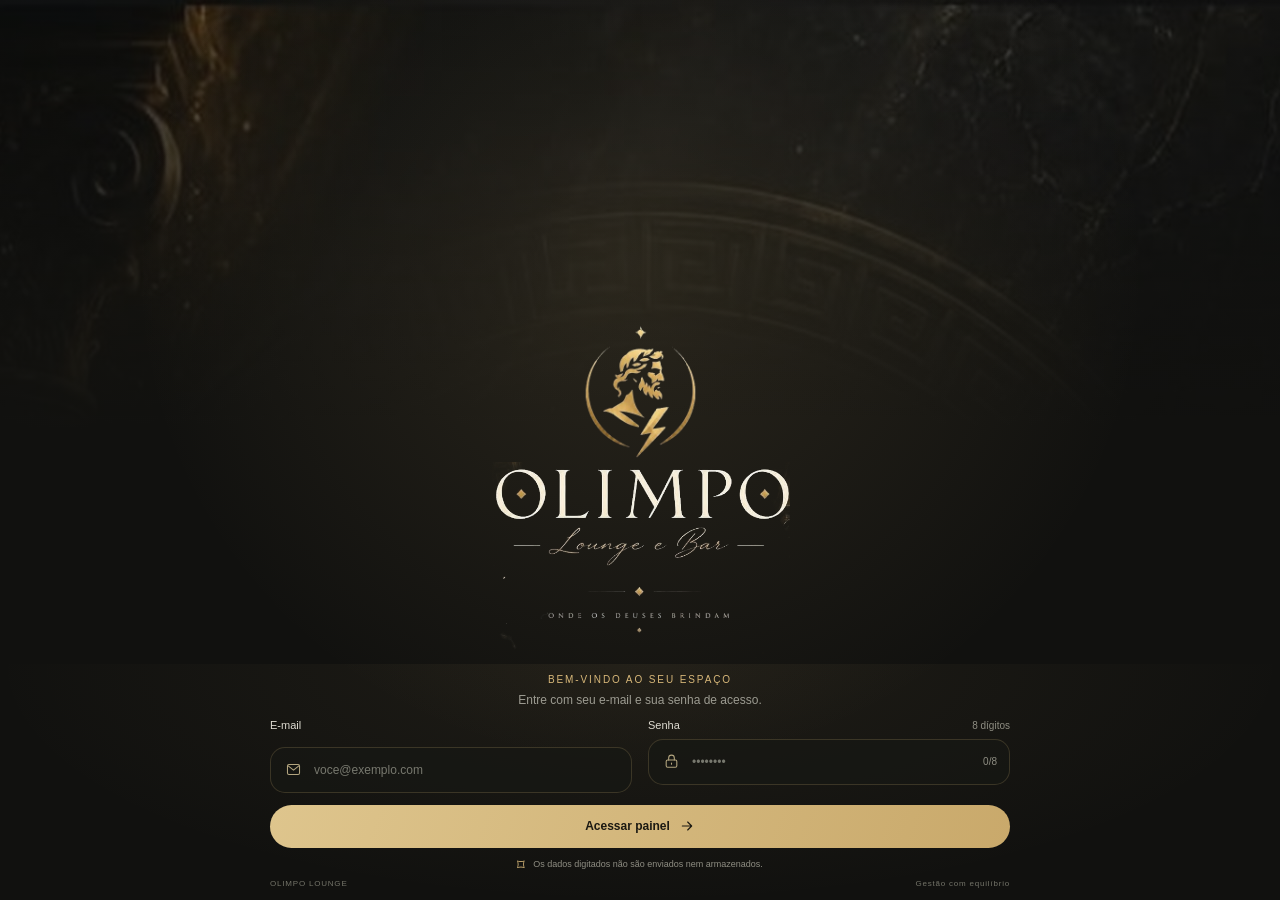
<file: index.html>
<!DOCTYPE html>
<html lang="pt-BR">
<head>
  <meta charset="UTF-8">
  <meta name="viewport" content="width=device-width, initial-scale=1.0">
  <meta name="theme-color" content="#11110f">
  <meta name="description" content="Acesse a demonstração do Olimpo Lounge.">
  <title>Entrar — Olimpo Lounge</title>
  <link rel="stylesheet" href="login.css">
</head>
<body>
  <main class="login-layout">
    <div class="brand-art">
      <img class="zeus-mark" src="assets/olimpo-zeus.png" alt="Silhueta dourada de Zeus">
      <img class="brand-phrases" src="assets/olimpo-phrases.png" alt="Olimpo Lounge e Bar — Onde os deuses brindam">
    </div>
    <section class="form-panel">
      <div class="login-card">
        <div class="eyebrow">Bem-vindo ao seu espaço</div>
        <p class="intro">Entre com seu e-mail e sua senha de acesso.</p>

        <form id="loginForm">
          <div class="field-group">
            <label for="email">E-mail</label>
            <div class="input-wrap">
              <svg viewBox="0 0 24 24" fill="none" aria-hidden="true"><rect x="3.5" y="5" width="17" height="14" rx="2"/><path d="m4.5 7 7.5 6 7.5-6"/></svg>
              <input id="email" name="email" type="email" placeholder="voce@exemplo.com" autocomplete="off" required>
            </div>
          </div>

          <div class="field-group">
            <div class="password-label">
              <label for="password">Senha</label>
              <span>8 dígitos</span>
            </div>
            <div class="input-wrap">
              <svg viewBox="0 0 24 24" fill="none" aria-hidden="true"><rect x="4.5" y="10" width="15" height="10" rx="2"/><path d="M8 10V7a4 4 0 0 1 8 0v3m-4 4v2"/></svg>
              <input id="password" name="password" type="password" inputmode="numeric" pattern="[0-9]{8}" minlength="8" maxlength="8" placeholder="••••••••" autocomplete="off" aria-describedby="digitCount" required>
              <span class="digit-count" id="digitCount" aria-live="polite">0/8</span>
            </div>
          </div>

          <p class="form-error" id="formError" role="alert" hidden></p>

          <button class="submit-button" type="submit">
            Acessar painel
            <svg viewBox="0 0 24 24" fill="none" aria-hidden="true"><path d="M5 12h14m-6-6 6 6-6 6"/></svg>
          </button>
        </form>

        <div class="security-note"><span class="lock-icon" aria-hidden="true">⌑</span> Os dados digitados não são enviados nem armazenados.</div>
      </div>

      <footer class="form-footer"><span>OLIMPO LOUNGE</span><span>Gestão com equilíbrio</span></footer>
    </section>
  </main>
  <script>
    const form = document.getElementById("loginForm");
    const password = document.getElementById("password");
    const digitCount = document.getElementById("digitCount");
    const error = document.getElementById("formError");

    password.addEventListener("input", () => {
      password.value = password.value.replace(/\D/g, "").slice(0, 8);
      digitCount.textContent = `${password.value.length}/8`;
      error.hidden = true;
    });

    form.addEventListener("submit", (event) => {
      event.preventDefault();
      error.hidden = true;

      if (!form.reportValidity()) return;

      if (!/^\d{8}$/.test(password.value)) {
        error.textContent = "Digite uma senha com exatamente 8 números.";
        error.hidden = false;
        password.focus();
        return;
      }

      window.location.assign("dashboard.html");
    });
  </script>
</body>
</html>
</file>
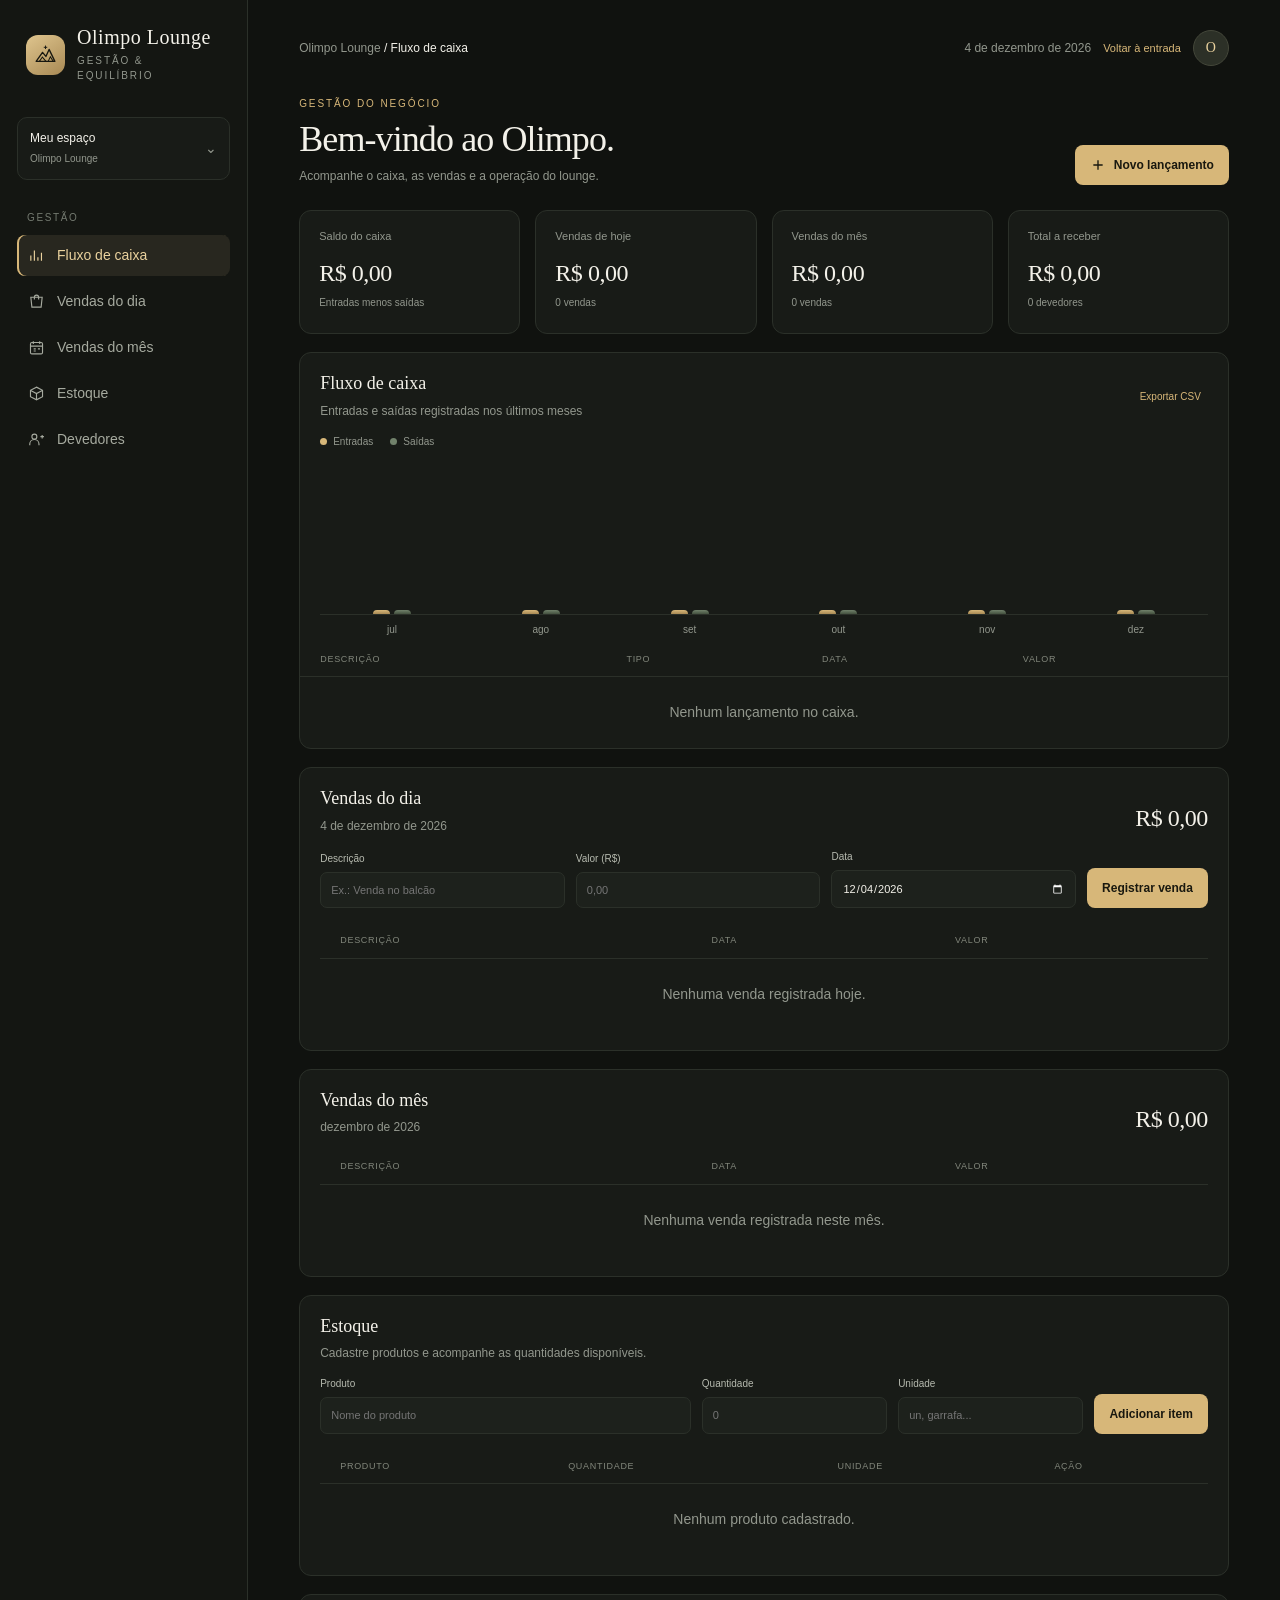
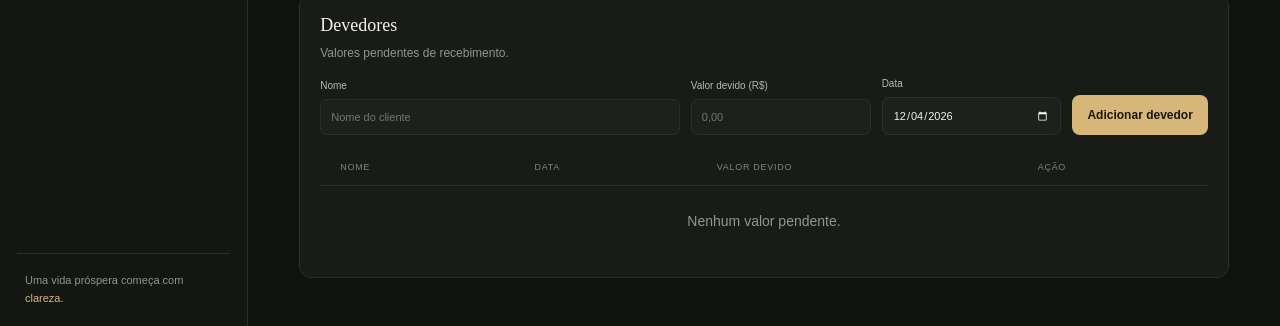
<file: dashboard.html>
<!DOCTYPE html>
<html lang="pt-BR">
<head>
  <meta charset="UTF-8">
  <meta name="viewport" content="width=device-width, initial-scale=1.0">
  <meta name="theme-color" content="#10120f">
  <meta name="description" content="Olimpo Lounge — fluxo de caixa, vendas, estoque e devedores.">
  <title>Olimpo Lounge — Gestão</title>
  <style>
    :root {
      color-scheme: dark;
      --bg: #10120f;
      --panel: #181b17;
      --panel-soft: #1d211c;
      --line: #2b3029;
      --text: #f3f1e9;
      --muted: #92978d;
      --gold: #d7b779;
      --gold-bright: #ead29e;
      --green: #9dc69a;
      --red: #df8d82;
      --serif: Georgia, "Times New Roman", serif;
    }

    * { box-sizing: border-box; }
    html { scroll-behavior: smooth; scroll-padding-top: 24px; }
    body { margin: 0; background: var(--bg); color: var(--text); font: 14px/1.5 "Segoe UI", Arial, sans-serif; min-height: 100vh; }
    button, input, select { font: inherit; }
    button { color: inherit; }
    .app { display: flex; min-height: 100vh; }
    .sidebar { background: #141612; border-right: 1px solid var(--line); display: flex; flex: 0 0 248px; flex-direction: column; padding: 27px 17px 19px; }
    .brand { align-items: center; display: flex; gap: 12px; padding: 0 9px; }
    .brand-mark { align-items: center; background: linear-gradient(145deg, #dfc58e, #a88954); border-radius: 12px; color: #171710; display: flex; height: 40px; justify-content: center; width: 40px; }
    .brand-name { font: 20px/1.05 var(--serif); letter-spacing: .025em; }
    .brand-sub { color: var(--muted); font-size: 10px; letter-spacing: .19em; margin-top: 5px; text-transform: uppercase; }
    .workspace { align-items: center; background: var(--panel); border: 1px solid var(--line); border-radius: 10px; color: var(--muted); display: flex; justify-content: space-between; margin: 34px 0 30px; padding: 11px 12px; }
    .workspace strong { color: var(--text); display: block; font-size: 12px; font-weight: 500; }
    .workspace small { font-size: 10px; }
    .nav-label { color: #747a70; font-size: 10px; letter-spacing: .16em; margin: 0 10px 10px; text-transform: uppercase; }
    .nav { display: grid; gap: 5px; }
    .nav a { align-items: center; border-radius: 8px; color: #a6aa9f; display: flex; gap: 12px; padding: 10px 11px; text-decoration: none; transition: background .2s, color .2s; }
    .nav a:hover, .nav a.active { background: #28271f; color: var(--gold-bright); }
    .nav a.active { box-shadow: inset 2px 0 var(--gold); }
    .nav svg { height: 17px; width: 17px; }
    .sidebar-bottom { margin-top: auto; }
    .side-note { border-top: 1px solid var(--line); color: var(--muted); font-size: 11px; line-height: 1.65; padding: 17px 8px 0; }
    .side-note span { color: var(--gold); }
    main { flex: 1; min-width: 0; padding: 30px clamp(22px, 4vw, 58px) 48px; }
    .topbar { align-items: center; display: flex; justify-content: space-between; margin-bottom: 30px; }
    .breadcrumb { color: var(--muted); font-size: 12px; }
    .breadcrumb span { color: var(--text); }
    .top-actions { align-items: center; display: flex; gap: 12px; }
    .today { color: var(--muted); font-size: 12px; }
    .logout { color: var(--gold); font-size: 11px; text-decoration: none; }
    .logout:hover { color: var(--gold-bright); text-decoration: underline; }
    .avatar { align-items: center; background: #2c3027; border: 1px solid #44473a; border-radius: 50%; color: var(--gold-bright); display: flex; font: 14px var(--serif); height: 36px; justify-content: center; width: 36px; }
    .welcome { align-items: end; display: flex; justify-content: space-between; margin-bottom: 25px; }
    .eyebrow { color: var(--gold); font-size: 10px; letter-spacing: .19em; margin-bottom: 8px; text-transform: uppercase; }
    h1 { font: 400 clamp(27px, 3vw, 36px)/1.15 var(--serif); letter-spacing: -.025em; margin: 0; }
    h2 { font: 18px/1.25 var(--serif); margin: 0; }
    .welcome p, .section-caption { color: var(--muted); font-size: 12px; margin: 7px 0 0; }
    .primary-btn { align-items: center; background: var(--gold); border: 0; border-radius: 8px; color: #19180f; cursor: pointer; display: inline-flex; font-size: 12px; font-weight: 600; gap: 8px; padding: 11px 15px; transition: background .2s, transform .2s; }
    .primary-btn:hover { background: var(--gold-bright); transform: translateY(-1px); }
    .primary-btn svg { height: 16px; width: 16px; }
    .card { background: var(--panel); border: 1px solid var(--line); border-radius: 12px; }
    .section { margin-top: 18px; scroll-margin-top: 24px; }
    .section-card { overflow: hidden; }
    .section-heading { align-items: center; display: flex; justify-content: space-between; padding: 19px 20px 14px; }
    .section-body { padding: 0 20px 20px; }
    .metrics { display: grid; gap: 15px; grid-template-columns: repeat(4, minmax(0, 1fr)); margin-bottom: 18px; }
    .metric { min-height: 124px; padding: 17px 19px; }
    .metric-top { align-items: center; color: var(--muted); display: flex; font-size: 11px; justify-content: space-between; }
    .metric-icon { align-items: center; background: #28271f; border-radius: 8px; color: var(--gold); display: flex; height: 30px; justify-content: center; width: 30px; }
    .metric-icon svg { height: 16px; width: 16px; }
    .metric-value { font: 24px/1.2 var(--serif); letter-spacing: -.02em; margin-top: 14px; }
    .metric-foot { color: var(--muted); font-size: 10px; margin-top: 7px; }
    .positive { color: var(--green); }
    .negative { color: var(--red); }
    .chart-legend { color: var(--muted); display: flex; font-size: 10px; gap: 17px; padding: 0 20px; }
    .legend-item { align-items: center; display: flex; gap: 6px; }
    .legend-dot { border-radius: 50%; height: 7px; width: 7px; }
    .chart { align-items: end; border-bottom: 1px solid var(--line); display: grid; gap: 13px; grid-template-columns: repeat(6, minmax(0, 1fr)); height: 158px; margin: 8px 20px 28px; padding: 17px 4px 0; }
    .bar-group { align-items: end; display: flex; gap: 4px; height: 100%; justify-content: center; position: relative; }
    .bar { border-radius: 4px 4px 0 0; min-height: 4px; transition: height .35s ease; width: min(17px, 34%); }
    .bar.income { background: linear-gradient(#d7b779, #a88954); }
    .bar.expense { background: linear-gradient(#71826b, #44513f); }
    .month-label { bottom: -23px; color: var(--muted); font-size: 10px; position: absolute; white-space: nowrap; }
    .table-tools { align-items: center; display: flex; gap: 9px; }
    .search, .field input, .field select { background: var(--panel-soft); border: 1px solid var(--line); border-radius: 7px; color: var(--text); outline: none; padding: 9px 10px; }
    .search { font-size: 11px; width: 190px; }
    .search:focus, .field input:focus, .field select:focus { border-color: #9e8555; outline: 2px solid #9e855533; }
    .text-btn { background: none; border: 0; color: var(--gold); cursor: pointer; font-size: 10px; padding: 7px; }
    .table-scroll { overflow-x: auto; }
    table { border-collapse: collapse; min-width: 570px; text-align: left; width: 100%; }
    th { border-bottom: 1px solid var(--line); color: #81867b; font-size: 9px; font-weight: 500; letter-spacing: .08em; padding: 10px 20px; text-transform: uppercase; }
    td { border-bottom: 1px solid #252922; color: #c7c9c0; font-size: 11px; padding: 12px 20px; }
    tr:last-child td { border-bottom: 0; }
    .amount { font-variant-numeric: tabular-nums; white-space: nowrap; }
    .empty { color: var(--muted); padding: 25px; text-align: center; }
    .inline-form { align-items: end; display: grid; gap: 11px; grid-template-columns: repeat(3, minmax(0, 1fr)) auto; margin-bottom: 16px; }
    .inline-form.stock-form { grid-template-columns: minmax(170px, 2fr) repeat(2, minmax(100px, 1fr)) auto; }
    .inline-form.debtor-form { grid-template-columns: minmax(170px, 2fr) minmax(120px, 1fr) minmax(140px, 1fr) auto; }
    .field { display: grid; gap: 6px; min-width: 0; }
    .field label { color: #b6baaf; font-size: 10px; }
    .field input, .field select { font-size: 11px; min-width: 0; width: 100%; }
    .small-btn { background: transparent; border: 1px solid #454e3d; border-radius: 6px; color: var(--gold); cursor: pointer; font-size: 10px; padding: 6px 9px; }
    .small-btn:hover { background: #28271f; }
    .small-btn.danger { border-color: #513831; color: var(--red); }
    .actions { white-space: nowrap; }
    .toast { background: #242a21; border: 1px solid #454e3d; border-radius: 9px; bottom: 20px; color: var(--text); opacity: 0; padding: 12px 16px; pointer-events: none; position: fixed; right: 20px; transform: translateY(8px); transition: .2s; z-index: 5; }
    .toast.show { opacity: 1; transform: translateY(0); }
    dialog { background: #1a1d18; border: 1px solid #3a3e34; border-radius: 14px; color: var(--text); max-width: 430px; padding: 0; width: calc(100% - 32px); }
    dialog::backdrop { backdrop-filter: blur(3px); background: #080a08bb; }
    .dialog-inner { padding: 23px; }
    .dialog-heading { align-items: start; display: flex; justify-content: space-between; margin-bottom: 20px; }
    .dialog-heading p { color: var(--muted); font-size: 11px; margin: 5px 0 0; }
    .close-btn { background: transparent; border: 1px solid var(--line); border-radius: 7px; color: var(--muted); cursor: pointer; height: 29px; width: 29px; }
    .form-grid { display: grid; gap: 14px; grid-template-columns: 1fr 1fr; }
    .field.full { grid-column: 1/-1; }
    .form-actions { display: flex; justify-content: flex-end; margin-top: 20px; }
    @media (max-width: 1000px) {
      .sidebar { flex-basis: 210px; }
      .metrics { grid-template-columns: repeat(2, minmax(0, 1fr)); }
      .inline-form, .inline-form.stock-form, .inline-form.debtor-form { grid-template-columns: repeat(2, minmax(0, 1fr)); }
    }
    @media (max-width: 720px) {
      .sidebar { flex-basis: 65px; padding: 21px 9px 14px; }
      .brand { justify-content: center; padding: 0; }
      .brand-copy, .workspace, .nav-label, .nav a span, .side-note { display: none; }
      .nav { margin-top: 34px; }
      .nav a { justify-content: center; padding: 12px 8px; }
      .nav svg { height: 19px; width: 19px; }
      main { padding: 23px 17px 35px; }
      .today { display: none; }
      .chart { gap: 5px; }
    }
    @media (max-width: 480px) {
      .metrics { gap: 9px; }
      .metric { min-height: 112px; padding: 13px; }
      .metric-value { font-size: 20px; }
      .metric-top { font-size: 10px; }
      .welcome { align-items: start; flex-direction: column; gap: 16px; }
      .welcome .primary-btn { align-self: stretch; justify-content: center; }
      .topbar { margin-bottom: 24px; }
      .section-heading { align-items: start; flex-direction: column; gap: 12px; padding-left: 14px; padding-right: 14px; }
      .section-body { padding-left: 14px; padding-right: 14px; }
      .inline-form, .inline-form.stock-form, .inline-form.debtor-form { grid-template-columns: 1fr; }
      .inline-form .primary-btn { justify-content: center; }
      .search { flex: 1; min-width: 0; }
      .table-tools { width: 100%; }
    }
  </style>
</head>
<body>
  <div class="app">
    <aside class="sidebar">
      <div class="brand">
        <div class="brand-mark" aria-hidden="true">
          <svg width="25" height="25" viewBox="0 0 32 32" fill="none">
            <path d="M4 23.5 12.2 12l4.3 5.2 4.1-9L28 23.5H4Z" stroke="currentColor" stroke-width="1.7" stroke-linejoin="round"/>
            <path d="M8.2 23.5 12 18l4.6 5.5m2.8 0 2.8-5.8 3.7 5.8" stroke="currentColor" stroke-width="1.3" stroke-linecap="round"/>
            <path d="M16 3.8v3.4m-1.7-1.7h3.4" stroke="currentColor" stroke-width="1.2" stroke-linecap="round"/>
          </svg>
        </div>
        <div class="brand-copy"><div class="brand-name">Olimpo Lounge</div><div class="brand-sub">Gestão & equilíbrio</div></div>
      </div>
      <div class="workspace"><div><strong>Meu espaço</strong><small>Olimpo Lounge</small></div><span aria-hidden="true">⌄</span></div>
      <div class="nav-label">Gestão</div>
      <nav class="nav" aria-label="Navegação principal">
        <a class="active" href="#fluxo" aria-label="Fluxo de caixa"><svg viewBox="0 0 24 24" fill="none" stroke="currentColor" stroke-width="1.6"><path d="M4 19.5V12m5 7.5V5m5 14.5v-5m5 5V8"/></svg><span>Fluxo de caixa</span></a>
        <a href="#vendas-dia" aria-label="Vendas do dia"><svg viewBox="0 0 24 24" fill="none" stroke="currentColor" stroke-width="1.6"><path d="M4 6h16l-1.5 14h-13L4 6Z"/><path d="M9 9V6a3 3 0 0 1 6 0v3"/></svg><span>Vendas do dia</span></a>
        <a href="#vendas-mes" aria-label="Vendas do mês"><svg viewBox="0 0 24 24" fill="none" stroke="currentColor" stroke-width="1.6"><rect x="3.5" y="5" width="17" height="16" rx="2"/><path d="M7.5 3v4m9-4v4M3.5 10h17M8 14h3m-3 3h3m3-3h3"/></svg><span>Vendas do mês</span></a>
        <a href="#estoque" aria-label="Estoque"><svg viewBox="0 0 24 24" fill="none" stroke="currentColor" stroke-width="1.6"><path d="m12 3 8.5 4.5v9L12 21l-8.5-4.5v-9L12 3Z"/><path d="m3.8 7.6 8.2 4.5 8.2-4.5M12 12v9"/></svg><span>Estoque</span></a>
        <a href="#devedores" aria-label="Devedores"><svg viewBox="0 0 24 24" fill="none" stroke="currentColor" stroke-width="1.6"><circle cx="9" cy="8" r="3.5"/><path d="M2.5 20v-1.5a6.5 6.5 0 0 1 13 0V20m2-12h5m-2.5-2.5v5"/></svg><span>Devedores</span></a>
      </nav>
      <div class="sidebar-bottom"><div class="side-note">Uma vida próspera começa com <span>clareza.</span></div></div>
    </aside>

    <main>
      <header class="topbar">
        <div class="breadcrumb">Olimpo Lounge <span id="breadcrumb"> / Fluxo de caixa</span></div>
        <div class="top-actions"><span class="today" id="today"></span><a class="logout" href="index.html">Voltar à entrada</a><div class="avatar" aria-label="Perfil">O</div></div>
      </header>
      <section class="welcome">
        <div><div class="eyebrow">Gestão do negócio</div><h1>Bem-vindo ao Olimpo.</h1><p>Acompanhe o caixa, as vendas e a operação do lounge.</p></div>
        <button class="primary-btn" id="openDialog" type="button"><svg viewBox="0 0 24 24" fill="none" stroke="currentColor" stroke-width="2"><path d="M12 5v14M5 12h14"/></svg>Novo lançamento</button>
      </section>

      <section class="metrics" aria-label="Resumo">
        <article class="card metric"><div class="metric-top">Saldo do caixa</div><div class="metric-value" id="balance">R$ 0,00</div><div class="metric-foot">Entradas menos saídas</div></article>
        <article class="card metric"><div class="metric-top">Vendas de hoje</div><div class="metric-value" id="todaySales">R$ 0,00</div><div class="metric-foot" id="todayCount">0 vendas</div></article>
        <article class="card metric"><div class="metric-top">Vendas do mês</div><div class="metric-value" id="monthSales">R$ 0,00</div><div class="metric-foot" id="monthCount">0 vendas</div></article>
        <article class="card metric"><div class="metric-top">Total a receber</div><div class="metric-value" id="debtTotal">R$ 0,00</div><div class="metric-foot" id="debtorCount">0 devedores</div></article>
      </section>

      <section class="section card section-card" id="fluxo">
        <div class="section-heading"><div><h2>Fluxo de caixa</h2><div class="section-caption">Entradas e saídas registradas nos últimos meses</div></div><button class="text-btn" id="exportCsv" type="button">Exportar CSV</button></div>
        <div class="chart-legend"><span class="legend-item"><i class="legend-dot" style="background:var(--gold)"></i>Entradas</span><span class="legend-item"><i class="legend-dot" style="background:#71826b"></i>Saídas</span></div>
        <div class="chart" id="chart" aria-label="Gráfico de entradas e saídas dos últimos meses"></div>
        <div class="table-scroll"><table><thead><tr><th>Descrição</th><th>Tipo</th><th>Data</th><th>Valor</th></tr></thead><tbody id="transactionRows"></tbody></table><div class="empty" id="emptyTransactions" hidden>Nenhum lançamento no caixa.</div></div>
      </section>

      <section class="section card section-card" id="vendas-dia">
        <div class="section-heading"><div><h2>Vendas do dia</h2><div class="section-caption" id="salesTodayDate"></div></div><strong class="metric-value" id="dailyTotal">R$ 0,00</strong></div>
        <div class="section-body">
          <form class="inline-form" id="saleForm">
            <div class="field"><label for="saleDescription">Descrição</label><input id="saleDescription" name="description" maxlength="60" placeholder="Ex.: Venda no balcão" required></div>
            <div class="field"><label for="saleAmount">Valor (R$)</label><input id="saleAmount" name="amount" type="number" min="0.01" step="0.01" placeholder="0,00" required></div>
            <div class="field"><label for="saleDate">Data</label><input id="saleDate" name="date" type="date" required></div>
            <button class="primary-btn" type="submit">Registrar venda</button>
          </form>
          <div class="table-scroll"><table><thead><tr><th>Descrição</th><th>Data</th><th>Valor</th></tr></thead><tbody id="dailySalesRows"></tbody></table><div class="empty" id="emptyDailySales" hidden>Nenhuma venda registrada hoje.</div></div>
        </div>
      </section>

      <section class="section card section-card" id="vendas-mes">
        <div class="section-heading"><div><h2>Vendas do mês</h2><div class="section-caption" id="salesMonthDate"></div></div><strong class="metric-value" id="monthlyTotal">R$ 0,00</strong></div>
        <div class="section-body"><div class="table-scroll"><table><thead><tr><th>Descrição</th><th>Data</th><th>Valor</th></tr></thead><tbody id="monthlySalesRows"></tbody></table><div class="empty" id="emptyMonthlySales" hidden>Nenhuma venda registrada neste mês.</div></div></div>
      </section>

      <section class="section card section-card" id="estoque">
        <div class="section-heading"><div><h2>Estoque</h2><div class="section-caption">Cadastre produtos e acompanhe as quantidades disponíveis.</div></div></div>
        <div class="section-body">
          <form class="inline-form stock-form" id="stockForm">
            <div class="field"><label for="productName">Produto</label><input id="productName" name="name" maxlength="60" placeholder="Nome do produto" required></div>
            <div class="field"><label for="productQuantity">Quantidade</label><input id="productQuantity" name="quantity" type="number" min="0" step="1" placeholder="0" required></div>
            <div class="field"><label for="productUnit">Unidade</label><input id="productUnit" name="unit" maxlength="12" placeholder="un, garrafa..." required></div>
            <button class="primary-btn" type="submit">Adicionar item</button>
          </form>
          <div class="table-scroll"><table><thead><tr><th>Produto</th><th>Quantidade</th><th>Unidade</th><th>Ação</th></tr></thead><tbody id="stockRows"></tbody></table><div class="empty" id="emptyStock" hidden>Nenhum produto cadastrado.</div></div>
        </div>
      </section>

      <section class="section card section-card" id="devedores">
        <div class="section-heading"><div><h2>Devedores</h2><div class="section-caption">Valores pendentes de recebimento.</div></div></div>
        <div class="section-body">
          <form class="inline-form debtor-form" id="debtorForm">
            <div class="field"><label for="debtorName">Nome</label><input id="debtorName" name="name" maxlength="60" placeholder="Nome do cliente" required></div>
            <div class="field"><label for="debtAmount">Valor devido (R$)</label><input id="debtAmount" name="amount" type="number" min="0.01" step="0.01" placeholder="0,00" required></div>
            <div class="field"><label for="debtDate">Data</label><input id="debtDate" name="date" type="date" required></div>
            <button class="primary-btn" type="submit">Adicionar devedor</button>
          </form>
          <div class="table-scroll"><table><thead><tr><th>Nome</th><th>Data</th><th>Valor devido</th><th>Ação</th></tr></thead><tbody id="debtorRows"></tbody></table><div class="empty" id="emptyDebtors" hidden>Nenhum valor pendente.</div></div>
        </div>
      </section>
    </main>
  </div>

  <dialog id="transactionDialog">
    <form class="dialog-inner" id="transactionForm">
      <div class="dialog-heading"><div><h2>Novo lançamento</h2><p>Registre uma entrada ou uma saída do caixa.</p></div><button class="close-btn" id="closeDialog" type="button" aria-label="Fechar">×</button></div>
      <div class="form-grid">
        <div class="field full"><label for="description">Descrição</label><input id="description" name="description" maxlength="60" placeholder="Ex.: Compra de bebidas" required></div>
        <div class="field"><label for="type">Tipo</label><select id="type" name="type"><option value="income">Entrada</option><option value="expense">Saída</option></select></div>
        <div class="field"><label for="amount">Valor (R$)</label><input id="amount" name="amount" type="number" min="0.01" step="0.01" placeholder="0,00" required></div>
        <div class="field full"><label for="date">Data</label><input id="date" name="date" type="date" required></div>
      </div>
      <div class="form-actions"><button class="primary-btn" type="submit">Salvar lançamento</button></div>
    </form>
  </dialog>
  <div class="toast" id="toast" role="status" aria-live="polite"></div>

  <script>
    (() => {
      const KEYS = {
        transactions: "olimpo-lounge-transactions-v1",
        sales: "olimpo-lounge-sales-v1",
        stock: "olimpo-lounge-stock-v1",
        debtors: "olimpo-lounge-debtors-v1"
      };
      const money = new Intl.NumberFormat("pt-BR", { style: "currency", currency: "BRL" });
      const monthFormat = new Intl.DateTimeFormat("pt-BR", { month: "short" });
      const dateFormat = new Intl.DateTimeFormat("pt-BR", { day: "2-digit", month: "short", year: "numeric" });
      const today = new Date();
      const localDate = (date) => `${date.getFullYear()}-${String(date.getMonth() + 1).padStart(2, "0")}-${String(date.getDate()).padStart(2, "0")}`;
      const todayKey = localDate(today);
      const isThisMonth = (value) => {
        const date = new Date(`${value}T12:00:00`);
        return date.getFullYear() === today.getFullYear() && date.getMonth() === today.getMonth();
      };
      const formatDate = (value) => dateFormat.format(new Date(`${value}T12:00:00`));

      function showToast(message) {
        const toast = document.getElementById("toast");
        toast.textContent = message;
        toast.classList.add("show");
        window.clearTimeout(showToast.timeout);
        showToast.timeout = window.setTimeout(() => toast.classList.remove("show"), 2800);
      }

      const validators = {
        transactions: (item) => item && typeof item.description === "string" && Number.isFinite(item.amount) && item.amount > 0 && ["income", "expense"].includes(item.type) && typeof item.date === "string",
        sales: (item) => item && typeof item.description === "string" && Number.isFinite(item.amount) && item.amount > 0 && typeof item.date === "string",
        stock: (item) => item && typeof item.name === "string" && Number.isFinite(item.quantity) && item.quantity >= 0 && typeof item.unit === "string",
        debtors: (item) => item && typeof item.name === "string" && Number.isFinite(item.amount) && item.amount > 0 && typeof item.date === "string"
      };
      function loadList(name) {
        try {
          const value = localStorage.getItem(KEYS[name]);
          if (value === null) return [];
          const parsed = JSON.parse(value);
          if (!Array.isArray(parsed) || parsed.some((item) => !validators[name](item))) {
            throw new Error(`Os dados salvos de ${name} não estão no formato esperado.`);
          }
          return parsed;
        } catch (error) {
          console.error(`Não foi possível carregar ${name}.`, error);
          showToast("Não foi possível ler alguns dados salvos. Verifique o armazenamento do navegador.");
          return [];
        }
      }
      const data = {
        transactions: loadList("transactions"),
        sales: loadList("sales"),
        stock: loadList("stock"),
        debtors: loadList("debtors")
      };
      function saveList(name) {
        try {
          localStorage.setItem(KEYS[name], JSON.stringify(data[name]));
          return true;
        } catch (error) {
          console.error(`Não foi possível salvar ${name}.`, error);
          showToast("Não foi possível salvar. Verifique o espaço disponível no navegador.");
          return false;
        }
      }
      const escapeHtml = (value) => String(value).replace(/[&<>"']/g, (character) => ({
        "&": "&amp;", "<": "&lt;", ">": "&gt;", '"': "&quot;", "'": "&#39;"
      })[character]);
      const makeId = () => window.crypto && crypto.randomUUID ? crypto.randomUUID() : `${Date.now()}-${Math.random()}`;
      const total = (list) => list.reduce((sum, item) => sum + item.amount, 0);
      const cashEntries = () => [
        ...data.transactions,
        ...data.sales.map((item) => ({ ...item, type: "income" }))
      ];

      function renderMetrics() {
        const entries = cashEntries();
        const balance = total(entries.filter((item) => item.type === "income")) - total(entries.filter((item) => item.type === "expense"));
        const todaySales = data.sales.filter((item) => item.date === todayKey);
        const monthSales = data.sales.filter((item) => isThisMonth(item.date));
        document.getElementById("balance").textContent = money.format(balance);
        document.getElementById("todaySales").textContent = money.format(total(todaySales));
        document.getElementById("todayCount").textContent = `${todaySales.length} ${todaySales.length === 1 ? "venda" : "vendas"}`;
        document.getElementById("monthSales").textContent = money.format(total(monthSales));
        document.getElementById("monthCount").textContent = `${monthSales.length} ${monthSales.length === 1 ? "venda" : "vendas"}`;
        document.getElementById("debtTotal").textContent = money.format(total(data.debtors));
        document.getElementById("debtorCount").textContent = `${data.debtors.length} ${data.debtors.length === 1 ? "devedor" : "devedores"}`;
        document.getElementById("dailyTotal").textContent = money.format(total(todaySales));
        document.getElementById("monthlyTotal").textContent = money.format(total(monthSales));
      }
      function renderChart() {
        const months = Array.from({ length: 6 }, (_, index) => {
          const date = new Date(today.getFullYear(), today.getMonth() - (5 - index), 1);
          return { year: date.getFullYear(), month: date.getMonth(), label: monthFormat.format(date).replace(".", "") };
        });
        const totals = months.map((month) => {
          const entries = cashEntries().filter((item) => {
            const date = new Date(`${item.date}T12:00:00`);
            return date.getFullYear() === month.year && date.getMonth() === month.month;
          });
          return {
            income: total(entries.filter((item) => item.type === "income")),
            expense: total(entries.filter((item) => item.type === "expense"))
          };
        });
        const max = Math.max(1, ...totals.flatMap((item) => [item.income, item.expense]));
        document.getElementById("chart").innerHTML = months.map((month, index) => {
          const incomeHeight = Math.max(3, totals[index].income / max * 100);
          const expenseHeight = Math.max(3, totals[index].expense / max * 100);
          return `<div class="bar-group" aria-label="${month.label}: entradas ${money.format(totals[index].income)}, saídas ${money.format(totals[index].expense)}"><i class="bar income" style="height:${incomeHeight}%"></i><i class="bar expense" style="height:${expenseHeight}%"></i><span class="month-label">${month.label}</span></div>`;
        }).join("");
      }
      function renderTransactions() {
        const list = cashEntries().sort((a, b) => b.date.localeCompare(a.date));
        document.getElementById("transactionRows").innerHTML = list.slice(0, 12).map((item) =>
          `<tr><td>${escapeHtml(item.description)}</td><td class="${item.type === "income" ? "positive" : "negative"}">${item.type === "income" ? "Entrada" : "Saída"}</td><td>${formatDate(item.date)}</td><td class="amount ${item.type === "income" ? "positive" : "negative"}">${item.type === "income" ? "+" : "−"} ${money.format(item.amount)}</td></tr>`
        ).join("");
        document.getElementById("emptyTransactions").hidden = list.length > 0;
      }
      function renderSales() {
        const todaySales = data.sales.filter((item) => item.date === todayKey).sort((a, b) => b.date.localeCompare(a.date));
        const monthSales = data.sales.filter((item) => isThisMonth(item.date)).sort((a, b) => b.date.localeCompare(a.date));
        document.getElementById("dailySalesRows").innerHTML = todaySales.map((item) =>
          `<tr><td>${escapeHtml(item.description)}</td><td>${formatDate(item.date)}</td><td class="amount positive">${money.format(item.amount)}</td></tr>`
        ).join("");
        document.getElementById("monthlySalesRows").innerHTML = monthSales.map((item) =>
          `<tr><td>${escapeHtml(item.description)}</td><td>${formatDate(item.date)}</td><td class="amount positive">${money.format(item.amount)}</td></tr>`
        ).join("");
        document.getElementById("emptyDailySales").hidden = todaySales.length > 0;
        document.getElementById("emptyMonthlySales").hidden = monthSales.length > 0;
      }
      function renderStock() {
        const rows = document.getElementById("stockRows");
        rows.innerHTML = data.stock.map((item) =>
          `<tr><td>${escapeHtml(item.name)}</td><td>${item.quantity}</td><td>${escapeHtml(item.unit)}</td><td class="actions"><button class="small-btn" type="button" data-stock-action="decrease" data-id="${escapeHtml(item.id)}" aria-label="Diminuir ${escapeHtml(item.name)}">−</button> <button class="small-btn" type="button" data-stock-action="increase" data-id="${escapeHtml(item.id)}" aria-label="Aumentar ${escapeHtml(item.name)}">+</button> <button class="small-btn danger" type="button" data-stock-action="delete" data-id="${escapeHtml(item.id)}">Remover</button></td></tr>`
        ).join("");
        document.getElementById("emptyStock").hidden = data.stock.length > 0;
      }
      function renderDebtors() {
        const rows = document.getElementById("debtorRows");
        rows.innerHTML = data.debtors.map((item) =>
          `<tr><td>${escapeHtml(item.name)}</td><td>${formatDate(item.date)}</td><td class="amount negative">${money.format(item.amount)}</td><td class="actions"><button class="small-btn" type="button" data-debtor-action="paid" data-id="${escapeHtml(item.id)}">Marcar recebido</button> <button class="small-btn danger" type="button" data-debtor-action="delete" data-id="${escapeHtml(item.id)}">Remover</button></td></tr>`
        ).join("");
        document.getElementById("emptyDebtors").hidden = data.debtors.length > 0;
      }
      function render() {
        renderMetrics();
        renderChart();
        renderTransactions();
        renderSales();
        renderStock();
        renderDebtors();
      }

      document.getElementById("today").textContent = new Intl.DateTimeFormat("pt-BR", { day: "numeric", month: "long", year: "numeric" }).format(today);
      document.getElementById("salesTodayDate").textContent = new Intl.DateTimeFormat("pt-BR", { dateStyle: "long" }).format(today);
      document.getElementById("salesMonthDate").textContent = new Intl.DateTimeFormat("pt-BR", { month: "long", year: "numeric" }).format(today);
      ["saleDate", "date", "debtDate"].forEach((id) => { document.getElementById(id).value = todayKey; });
      const dialog = document.getElementById("transactionDialog");
      document.getElementById("openDialog").addEventListener("click", () => dialog.showModal());
      document.getElementById("closeDialog").addEventListener("click", () => dialog.close());
      dialog.addEventListener("click", (event) => { if (event.target === dialog) dialog.close(); });
      document.getElementById("transactionForm").addEventListener("submit", (event) => {
        event.preventDefault();
        const form = new FormData(event.currentTarget);
        const amount = Number(form.get("amount"));
        if (!Number.isFinite(amount) || amount <= 0) { showToast("Informe um valor maior que zero."); return; }
        data.transactions.push({ id: makeId(), description: String(form.get("description")).trim(), type: String(form.get("type")), amount, date: String(form.get("date")) });
        if (!saveList("transactions")) { data.transactions.pop(); return; }
        render();
        event.currentTarget.reset();
        document.getElementById("date").value = todayKey;
        dialog.close();
        showToast("Lançamento salvo.");
      });
      document.getElementById("saleForm").addEventListener("submit", (event) => {
        event.preventDefault();
        const form = new FormData(event.currentTarget);
        const amount = Number(form.get("amount"));
        if (!Number.isFinite(amount) || amount <= 0) { showToast("Informe um valor maior que zero."); return; }
        data.sales.push({ id: makeId(), description: String(form.get("description")).trim(), amount, date: String(form.get("date")) });
        if (!saveList("sales")) { data.sales.pop(); return; }
        render();
        event.currentTarget.reset();
        document.getElementById("saleDate").value = todayKey;
        showToast("Venda registrada.");
      });
      document.getElementById("stockForm").addEventListener("submit", (event) => {
        event.preventDefault();
        const form = new FormData(event.currentTarget);
        const quantity = Number(form.get("quantity"));
        if (!Number.isFinite(quantity) || quantity < 0) { showToast("Informe uma quantidade válida."); return; }
        data.stock.push({ id: makeId(), name: String(form.get("name")).trim(), quantity, unit: String(form.get("unit")).trim() });
        if (!saveList("stock")) { data.stock.pop(); return; }
        render();
        event.currentTarget.reset();
        showToast("Item adicionado ao estoque.");
      });
      document.getElementById("stockRows").addEventListener("click", (event) => {
        const button = event.target.closest("button[data-stock-action]");
        if (!button) return;
        const index = data.stock.findIndex((item) => item.id === button.dataset.id);
        if (index < 0) return;
        const action = button.dataset.stockAction;
        const previousItem = data.stock[index];
        const previous = previousItem.quantity;
        if (action === "delete") data.stock.splice(index, 1);
        else data.stock[index].quantity = Math.max(0, previous + (action === "increase" ? 1 : -1));
        if (!saveList("stock")) {
          if (action === "delete") data.stock.splice(index, 0, previousItem);
          else data.stock[index].quantity = previous;
          return;
        }
        renderStock();
      });
      document.getElementById("debtorForm").addEventListener("submit", (event) => {
        event.preventDefault();
        const form = new FormData(event.currentTarget);
        const amount = Number(form.get("amount"));
        if (!Number.isFinite(amount) || amount <= 0) { showToast("Informe um valor maior que zero."); return; }
        data.debtors.push({ id: makeId(), name: String(form.get("name")).trim(), amount, date: String(form.get("date")) });
        if (!saveList("debtors")) { data.debtors.pop(); return; }
        render();
        event.currentTarget.reset();
        document.getElementById("debtDate").value = todayKey;
        showToast("Devedor registrado.");
      });
      document.getElementById("debtorRows").addEventListener("click", (event) => {
        const button = event.target.closest("button[data-debtor-action]");
        if (!button) return;
        const index = data.debtors.findIndex((item) => item.id === button.dataset.id);
        if (index < 0) return;
        const [removed] = data.debtors.splice(index, 1);
        if (button.dataset.debtorAction === "paid") {
          data.transactions.push({ id: makeId(), description: `Recebimento - ${removed.name}`, type: "income", amount: removed.amount, date: todayKey });
          if (!saveList("transactions")) {
            data.transactions.pop();
            data.debtors.splice(index, 0, removed);
            return;
          }
        }
        if (!saveList("debtors")) {
          data.debtors.splice(index, 0, removed);
          if (button.dataset.debtorAction === "paid") {
            data.transactions.pop();
            if (!saveList("transactions")) showToast("Não foi possível desfazer o lançamento no caixa.");
          }
          return;
        }
        render();
        showToast(button.dataset.debtorAction === "paid" ? "Valor marcado como recebido." : "Devedor removido.");
      });
      document.getElementById("exportCsv").addEventListener("click", () => {
        const rows = [["Descrição", "Tipo", "Data", "Valor"], ...cashEntries().sort((a, b) => b.date.localeCompare(a.date)).map((item) => [
          item.description, item.type === "income" ? "Entrada" : "Saída", item.date, item.amount.toFixed(2).replace(".", ",")
        ])];
        const csv = "\uFEFF" + rows.map((row) => row.map((field) => `"${String(field).replace(/"/g, '""')}"`).join(";")).join("\r\n");
        const url = URL.createObjectURL(new Blob([csv], { type: "text/csv;charset=utf-8" }));
        const link = document.createElement("a");
        link.href = url;
        link.download = "olimpo-lounge-fluxo-de-caixa.csv";
        link.click();
        URL.revokeObjectURL(url);
      });
      document.querySelectorAll(".nav a").forEach((link) => link.addEventListener("click", () => {
        document.querySelectorAll(".nav a").forEach((item) => item.classList.remove("active"));
        link.classList.add("active");
        document.getElementById("breadcrumb").textContent = ` / ${link.textContent.trim()}`;
      }));
      render();
    })();
  </script>
</body>
</html>
</file>
<file: login.css>
:root {
  color-scheme: dark;
  --bg: #11110f;
  --panel: #191a16;
  --line: #34352e;
  --text: #f3efe4;
  --muted: #9c9b91;
  --gold: #d7b779;
  --gold-light: #efdbad;
  --serif: Georgia, "Times New Roman", serif;
}

* { box-sizing: border-box; }

body {
  background: var(--bg);
  color: var(--text);
  font: 14px/1.5 "Segoe UI", Arial, sans-serif;
  margin: 0;
  min-height: 100vh;
}

button, input { font: inherit; }
a { color: inherit; }

.login-layout {
  display: grid;
  grid-template-columns: minmax(0, 1.05fr) minmax(440px, .95fr);
  min-height: 100vh;
}

.brand-panel {
  background: #080909;
  isolation: isolate;
  min-height: 700px;
  overflow: hidden;
  position: relative;
}

.brand-image, .brand-shade {
  height: 100%;
  inset: 0;
  position: absolute;
  width: 100%;
}

.brand-image {
  object-fit: cover;
  object-position: center;
  z-index: -2;
}

.brand-shade {
  background:
    linear-gradient(180deg, #08090945 0%, transparent 36%, #08090935 60%, #080909f2 100%),
    linear-gradient(90deg, #08090930, transparent 70%);
  z-index: -1;
}

.brand-lockup {
  align-items: center;
  display: inline-flex;
  gap: 12px;
  left: clamp(30px, 5vw, 72px);
  position: absolute;
  text-decoration: none;
  top: 37px;
}

.brand-symbol {
  align-items: center;
  background: #d8bb7e;
  border-radius: 50%;
  color: #14130f;
  display: inline-flex;
  height: 40px;
  justify-content: center;
  width: 40px;
}

.brand-symbol svg { height: 24px; width: 24px; }
.brand-lockup strong { display: block; font: 19px/1.1 var(--serif); letter-spacing: .12em; }
.brand-lockup small { color: #d4c49d; display: block; font-size: 8px; letter-spacing: .2em; margin-top: 4px; }

.brand-message {
  bottom: clamp(36px, 7vh, 68px);
  left: clamp(30px, 5vw, 72px);
  position: absolute;
}

.eyebrow {
  color: var(--gold);
  font-size: 10px;
  letter-spacing: .19em;
  text-transform: uppercase;
}

.brand-message p {
  font: clamp(28px, 3.4vw, 45px)/1.16 var(--serif);
  margin: 12px 0 22px;
}

.brand-rule {
  align-items: center;
  color: #c9c4b5;
  display: flex;
  font-size: 9px;
  gap: 10px;
  letter-spacing: .19em;
}

.brand-rule i { background: #b69a62; display: inline-block; height: 1px; opacity: .8; width: 28px; }

.form-panel {
  align-items: center;
  background:
    radial-gradient(ellipse at 70% 12%, #302a1a45, transparent 43%),
    var(--bg);
  display: flex;
  flex-direction: column;
  justify-content: center;
  min-height: 100vh;
  padding: 38px clamp(28px, 5.6vw, 82px);
  position: relative;
}

.form-top {
  align-items: center;
  display: flex;
  justify-content: flex-end;
  left: 0;
  padding: 30px clamp(28px, 5.6vw, 82px);
  position: absolute;
  right: 0;
  top: 0;
}

.mobile-brand { display: none; }

.demo-badge {
  align-items: center;
  border: 1px solid #554a32;
  border-radius: 30px;
  color: #d8c69f;
  display: inline-flex;
  font-size: 8px;
  gap: 8px;
  letter-spacing: .12em;
  padding: 7px 10px;
}

.demo-badge i { background: #d7b779; border-radius: 50%; height: 6px; width: 6px; }

.login-card { margin: auto 0; max-width: 390px; width: 100%; }

h1 {
  font: 400 clamp(30px, 3.1vw, 38px)/1.15 var(--serif);
  letter-spacing: -.025em;
  margin: 11px 0 8px;
}

.intro { color: var(--muted); font-size: 12px; margin: 0 0 32px; }

form { display: grid; }

label { color: #dedbd1; font-size: 11px; margin-bottom: 8px; }

.input-wrap {
  align-items: center;
  background: #171814;
  border: 1px solid var(--line);
  border-radius: 8px;
  display: flex;
  min-height: 48px;
  transition: border-color .2s, box-shadow .2s;
}

.input-wrap:focus-within { border-color: #b59a63; box-shadow: 0 0 0 3px #d7b7791c; }
.input-wrap > svg { fill: none; height: 17px; margin-left: 14px; stroke: #b3a57f; stroke-linecap: round; stroke-linejoin: round; stroke-width: 1.5; width: 17px; }

.input-wrap input {
  background: transparent;
  border: 0;
  color: var(--text);
  flex: 1;
  font-size: 12px;
  min-width: 0;
  outline: 0;
  padding: 13px 12px;
}

.input-wrap input::placeholder { color: #77786e; }
.password-label { align-items: center; display: flex; justify-content: space-between; margin-top: 20px; }
.password-label label { margin-bottom: 8px; }
.password-label span, .digit-count { color: #8f8e83; font-size: 10px; }
.digit-count { padding: 0 12px; }

.demo-notice {
  align-items: flex-start;
  background: #262319;
  border: 1px solid #403a29;
  border-radius: 7px;
  color: #c5b88f;
  display: flex;
  font-size: 10px;
  gap: 8px;
  line-height: 1.5;
  margin: 15px 0 0;
  padding: 10px;
}

.demo-notice svg { flex: 0 0 14px; height: 14px; margin-top: 1px; stroke: var(--gold); stroke-linecap: round; stroke-width: 1.5; width: 14px; }
.form-error { color: #ef9e90; font-size: 11px; margin: 12px 0 0; }
.form-error[hidden] { display: none; }

.submit-button {
  align-items: center;
  background: linear-gradient(110deg, #dec58d, #c9a96b);
  border: 0;
  border-radius: 8px;
  color: #1b1912;
  cursor: pointer;
  display: flex;
  font-size: 12px;
  font-weight: 650;
  justify-content: center;
  margin-top: 19px;
  min-height: 47px;
  transition: filter .2s, transform .2s;
}

.submit-button:hover { filter: brightness(1.09); transform: translateY(-1px); }
.submit-button:focus-visible { outline: 2px solid var(--gold-light); outline-offset: 3px; }
.submit-button svg { height: 16px; margin-left: 9px; stroke: currentColor; stroke-linecap: round; stroke-linejoin: round; stroke-width: 1.7; width: 16px; }

.security-note {
  align-items: center;
  border-top: 1px solid #2c2d26;
  color: #8f8e83;
  display: flex;
  font-size: 9px;
  gap: 8px;
  justify-content: center;
  margin-top: 25px;
  padding-top: 16px;
}

.lock-icon { color: var(--gold); font-size: 15px; }
.form-footer { bottom: 24px; color: #747469; display: flex; font-size: 8px; justify-content: space-between; left: clamp(28px, 5.6vw, 82px); letter-spacing: .1em; position: absolute; right: clamp(28px, 5.6vw, 82px); }

@media (max-width: 850px) {
  .login-layout { grid-template-columns: minmax(0, .85fr) minmax(390px, 1.15fr); }
  .brand-message p { font-size: 29px; }
}

@media (max-width: 640px) {
  .login-layout { display: block; min-height: 100svh; }
  .brand-panel { inset: 0; min-height: 100svh; position: fixed; }
  .brand-image { object-position: center; }
  .brand-shade {
    background: linear-gradient(180deg, #090a09ad 0%, #090a0970 25%, #090a09c9 56%, #090a09 100%);
  }
  .brand-lockup { left: 25px; top: 22px; }
  .brand-message { display: none; }
  .form-panel {
    background: linear-gradient(180deg, #11110f2b 0%, #11110feF 37%, #11110f 100%);
    justify-content: flex-end;
    min-height: 100svh;
    padding: 95px 23px 65px;
    position: relative;
  }
  .form-top {
    align-items: start;
    display: block;
    padding: 0;
    position: static;
    width: 100%;
  }
  .mobile-brand { align-items: center; display: inline-flex; font: 15px var(--serif); gap: 8px; margin-bottom: 21px; text-decoration: none; }
  .mini-mark { align-items: center; background: #d7b779; border-radius: 50%; color: #15140f; display: inline-flex; font: 16px var(--serif); height: 27px; justify-content: center; width: 27px; }
  .demo-badge { margin-bottom: 16px; }
  .login-card { margin: 0; max-width: 430px; }
  .intro { margin-bottom: 23px; }
  .form-footer { bottom: 19px; left: 23px; right: 23px; }
}

@media (max-width: 360px) {
  .form-panel { padding-left: 18px; padding-right: 18px; }
  .form-footer { left: 18px; right: 18px; }
  .form-footer span:last-child { letter-spacing: 0; }
}

.login-layout {
  background:
    radial-gradient(ellipse at 50% 30%, #d7b77920, transparent 56%),
    linear-gradient(180deg, #11110f99 0%, #11110fc9 58%, #11110ff2 100%),
    url("assets/olimpo-login-background.jpg") center / cover no-repeat #11110f;
  align-items: stretch;
  display: flex;
  flex-direction: column;
  height: 100svh;
  isolation: isolate;
  justify-content: flex-end;
  min-height: 0;
  overflow-y: auto;
}

.brand-panel, .form-top, .login-layout::before, .login-layout::after { display: none; }

.brand-art {
  align-self: center;
  display: flex;
  flex-direction: column;
  align-items: center;
  flex: 0 0 auto;
  margin: auto auto 6px;
}

.zeus-mark, .brand-phrases {
  display: block;
  height: auto;
  object-fit: contain;
}

.zeus-mark { width: min(150px, 19vh); }
.brand-phrases { margin-top: -6px; mix-blend-mode: screen; width: min(300px, 66vw); }

.form-panel {
  align-items: center;
  background: radial-gradient(ellipse at 50% 0%, #d7b77912, transparent 72%);
  display: flex;
  flex-direction: column;
  justify-content: center;
  flex: 0 0 auto;
  min-height: 0;
  padding: 8px 24px 10px;
  width: 100%;
}

.login-card { margin: 0 auto; max-width: 740px; width: 100%; }
.login-card > .eyebrow, .intro { text-align: center; }
.intro { margin: 4px 0 8px; }

form {
  column-gap: 16px;
  grid-template-columns: repeat(2, minmax(0, 1fr));
  row-gap: 8px;
}

.field-group { align-content: start; display: grid; gap: 5px; }
.password-label { margin-top: 0; }
.password-label label { margin-bottom: 0; }
.form-error, .submit-button { grid-column: 1 / -1; }
.submit-button { margin-top: 4px; }
.security-note { border-top: 0; line-height: 1.5; margin-top: 6px; padding-top: 0; text-align: center; }
.form-footer { margin: 2px auto 0; max-width: 740px; position: static; width: 100%; }

.input-wrap {
  background: #171814b8;
  border-color: #d7b77930;
  border-radius: 15px;
  min-height: 44px;
}

.submit-button { border-radius: 999px; min-height: 43px; }

@media (max-width: 1200px) {
  .login-layout {
    background-position: center, center, center;
  }

  .brand-art { margin: auto auto 4px; }
  .zeus-mark { width: min(120px, 17vh, 38vw); }
  .brand-phrases { margin-top: -4px; width: min(230px, 68vw); }
  .form-panel {
    padding: 8px 23px 10px;
  }

  form { grid-template-columns: 1fr; row-gap: 8px; }
  .form-error, .submit-button { grid-column: auto; }
  .submit-button { margin-top: 0; }
  .form-footer { padding-bottom: 0; }
}

@media (max-height: 680px) {
  .zeus-mark { width: min(105px, 15vh); }
  .brand-phrases { width: min(200px, 60vw); }
  .form-panel { padding-bottom: 6px; padding-top: 6px; }
  .security-note { margin-top: 4px; }
}
</file>
